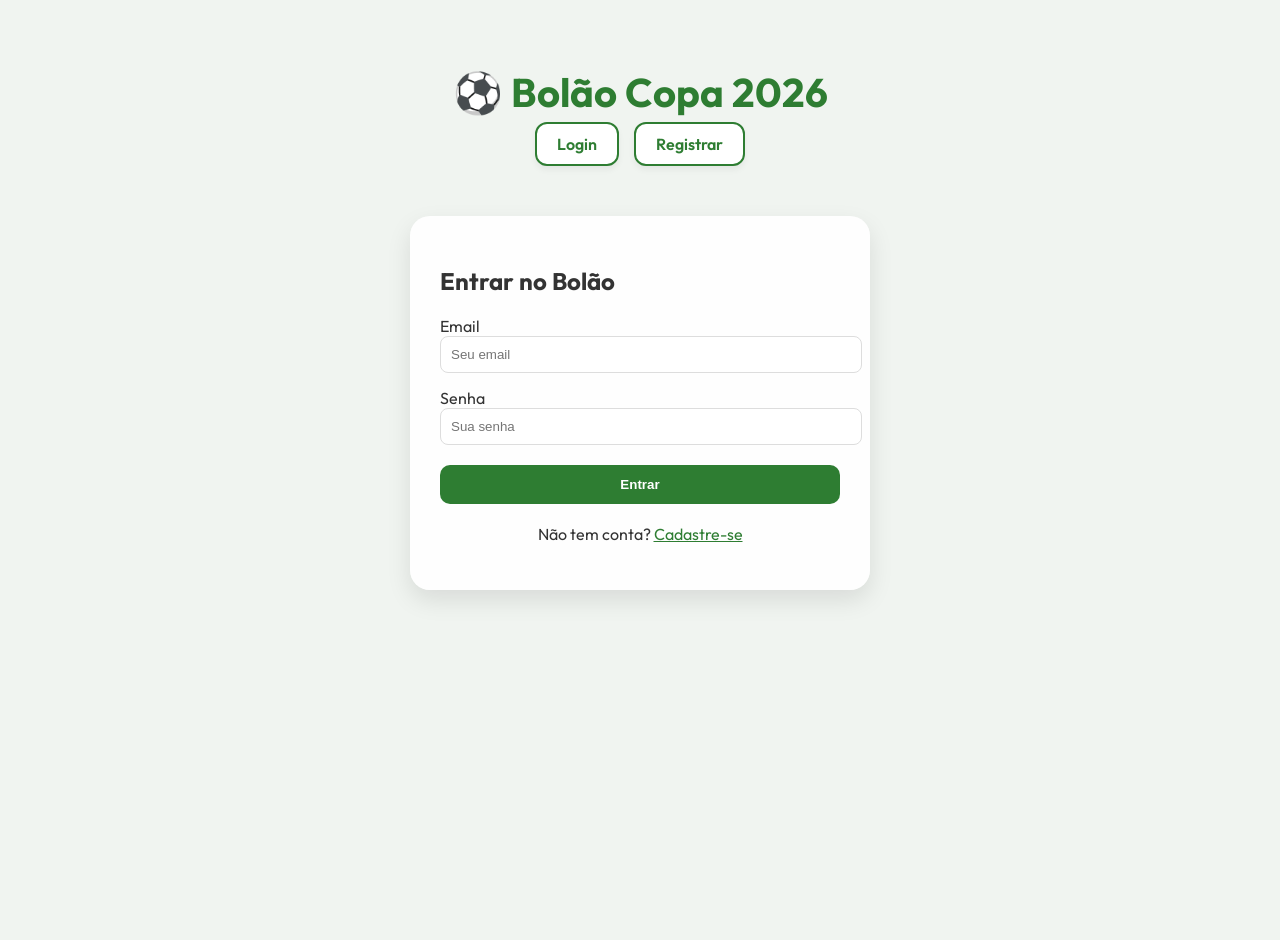
<file: docs/index.html>
<!DOCTYPE html>
<html lang="pt-BR">
<head>
    <meta charset="UTF-8">
    <meta name="viewport" content="width=device-width, initial-scale=1.0">
    <title>Bolão Copa 2026 - Login</title>
    <link href="https://fonts.googleapis.com/css2?family=Outfit:wght@300;400;600&display=swap" rel="stylesheet">
    <link rel="stylesheet" href="style.css">
</head>
<body>
    <header>
        <h1>⚽ Bolão Copa 2026</h1>
        <div class="nav-container">
            <a href="index.html" class="nav-btn">Login</a>
            <a href="cadastro.html" class="nav-btn">Registrar</a>
        </div>
    </header>

    <div class="card" style="max-width: 400px; margin-top: 50px;">
        <h2>Entrar no Bolão</h2>
        <form>
            <div style="margin-bottom: 15px;">
                <label>Email</label>
                <input type="email" placeholder="Seu email" style="width: 100%;">
            </div>
            <div style="margin-bottom: 20px;">
                <label>Senha</label>
                <input type="password" placeholder="Sua senha" style="width: 100%;">
            </div>
            <!-- Ao clicar em Entrar, vai para a página principal (home.html) -->
            <button type="button" class="btn" onclick="window.location.href='home.html'">Entrar</button>
        </form>
        <p style="text-align: center; margin-top: 20px;">
            Não tem conta? <a href="cadastro.html" style="color: var(--primary);">Cadastre-se</a>
        </p>
    </div>
</body>
</html>
</file>
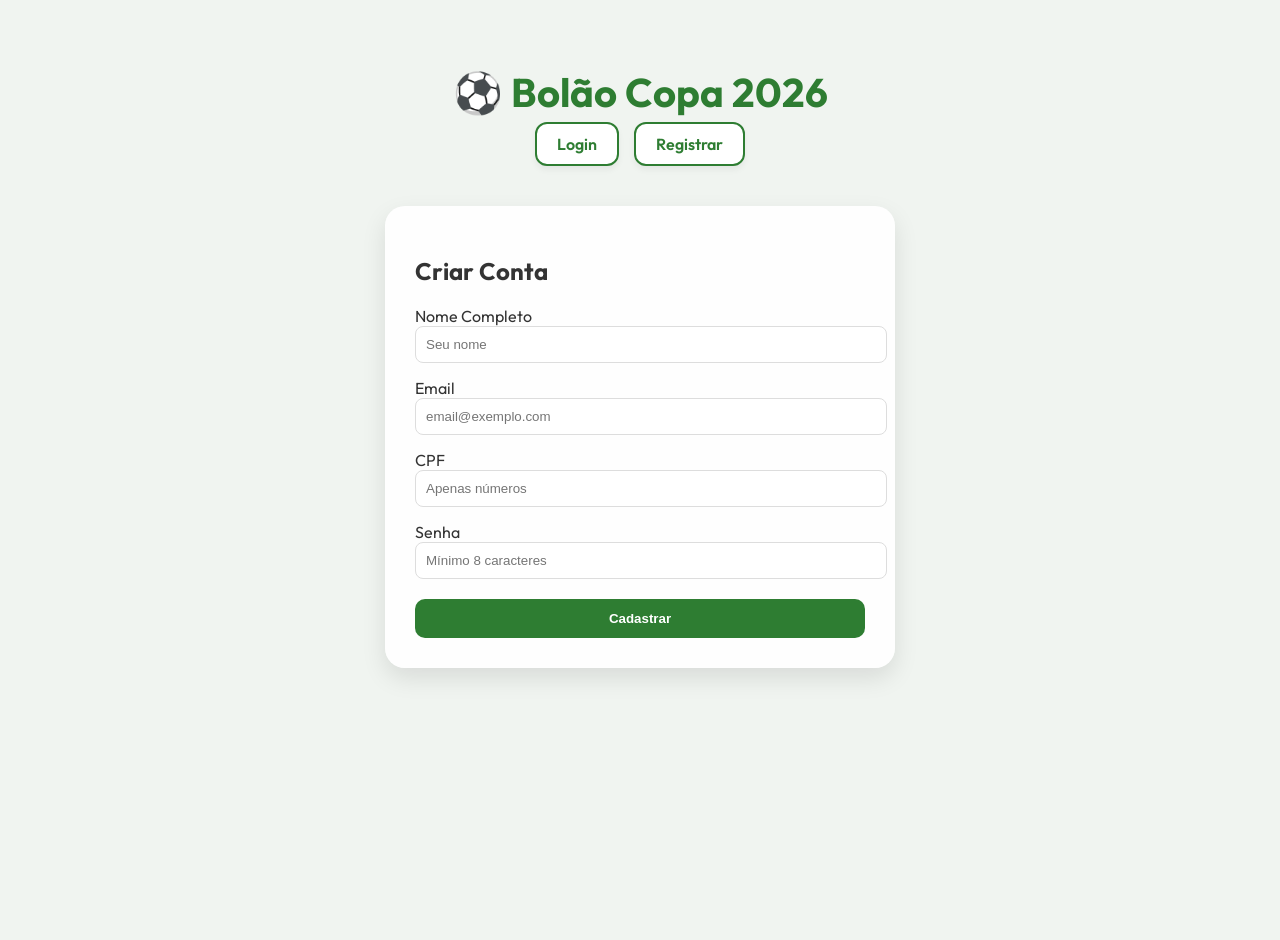
<file: docs/cadastro.html>
<!DOCTYPE html>
<html lang="pt-BR">
<head>
    <meta charset="UTF-8">
    <meta name="viewport" content="width=device-width, initial-scale=1.0">
    <title>Bolão Copa 2026 - Cadastro</title>
    <link href="https://fonts.googleapis.com/css2?family=Outfit:wght@300;400;600&display=swap" rel="stylesheet">
    <link rel="stylesheet" href="style.css">
    <style>
        .result { margin-top: 5px; font-size: 0.85rem; font-weight: 600; display: none; }
        .valid { color: green; display: block; }
        .invalid { color: red; display: block; }
    </style>
</head>
<body>
    <header>
        <h1>⚽ Bolão Copa 2026</h1>
        <div class="nav-container">
            <a href="index.html" class="nav-btn">Login</a>
            <a href="cadastro.html" class="nav-btn">Registrar</a>
        </div>
    </header>

    <div class="card" style="max-width: 450px;">
        <h2>Criar Conta</h2>
        <form id="cadastroForm">
            <div style="margin-bottom: 15px;">
                <label>Nome Completo</label>
                <input type="text" placeholder="Seu nome" style="width: 100%;">
            </div>
            <div style="margin-bottom: 15px;">
                <label>Email</label>
                <input type="email" id="email" placeholder="email@exemplo.com" style="width: 100%;" oninput="validarEmail()">
                <div id="emailRes" class="result"></div>
            </div>
            <div style="margin-bottom: 15px;">
                <label>CPF</label>
                <input type="text" id="cpf" placeholder="Apenas números" style="width: 100%;" maxlength="11" oninput="validarCPF()">
                <div id="cpfRes" class="result"></div>
            </div>
            <div style="margin-bottom: 20px;">
                <label>Senha</label>
                <input type="password" id="senha" placeholder="Mínimo 8 caracteres" style="width: 100%;" oninput="validarSenha()">
                <div id="senhaRes" class="result"></div>
            </div>
            <button type="button" class="btn" onclick="window.location.href='home.html'">Cadastrar</button>
        </form>
    </div>

    <script>
        function validarEmail() {
            const val = document.getElementById('email').value;
            const res = document.getElementById('emailRes');
            const regex = /^[a-zA-Z0-9._%+-]+@[a-zA-Z0-9.-]+\.[a-zA-Z]{2,}$/;
            res.className = "result " + (regex.test(val) ? "valid" : "invalid");
            res.innerText = regex.test(val) ? "Email válido" : "Email inválido (falta .com, etc)";
        }

        function validarCPF() {
            const val = document.getElementById('cpf').value;
            const res = document.getElementById('cpfRes');
            const isValid = (c) => {
                if (c.length !== 11 || /^(\d)\1+$/.test(c)) return false;
                let s = 0;
                for (let i = 1; i <= 9; i++) s += parseInt(c[i-1]) * (11 - i);
                let r = (s * 10) % 11 % 10;
                if (r !== parseInt(c[9])) return false;
                s = 0;
                for (let i = 1; i <= 10; i++) s += parseInt(c[i-1]) * (12 - i);
                r = (s * 10) % 11 % 10;
                return r === parseInt(c[10]);
            };
            res.className = "result " + (isValid(val) ? "valid" : "invalid");
            res.innerText = isValid(val) ? "CPF válido" : "CPF inválido";
        }

        function validarSenha() {
            const val = document.getElementById('senha').value;
            const res = document.getElementById('senhaRes');
            const forte = val.length >= 8 && /[A-Z]/.test(val) && /[a-z]/.test(val) && /[0-9]/.test(val) && /[^A-Za-z0-9]/.test(val);
            res.className = "result " + (forte ? "valid" : "invalid");
            res.innerText = forte ? "Senha forte" : "Senha fraca (Requer: 8+ chars, Maiúscula, Minúscula, Número e Símbolo)";
        }
    </script>
</body>
</html>
</file>
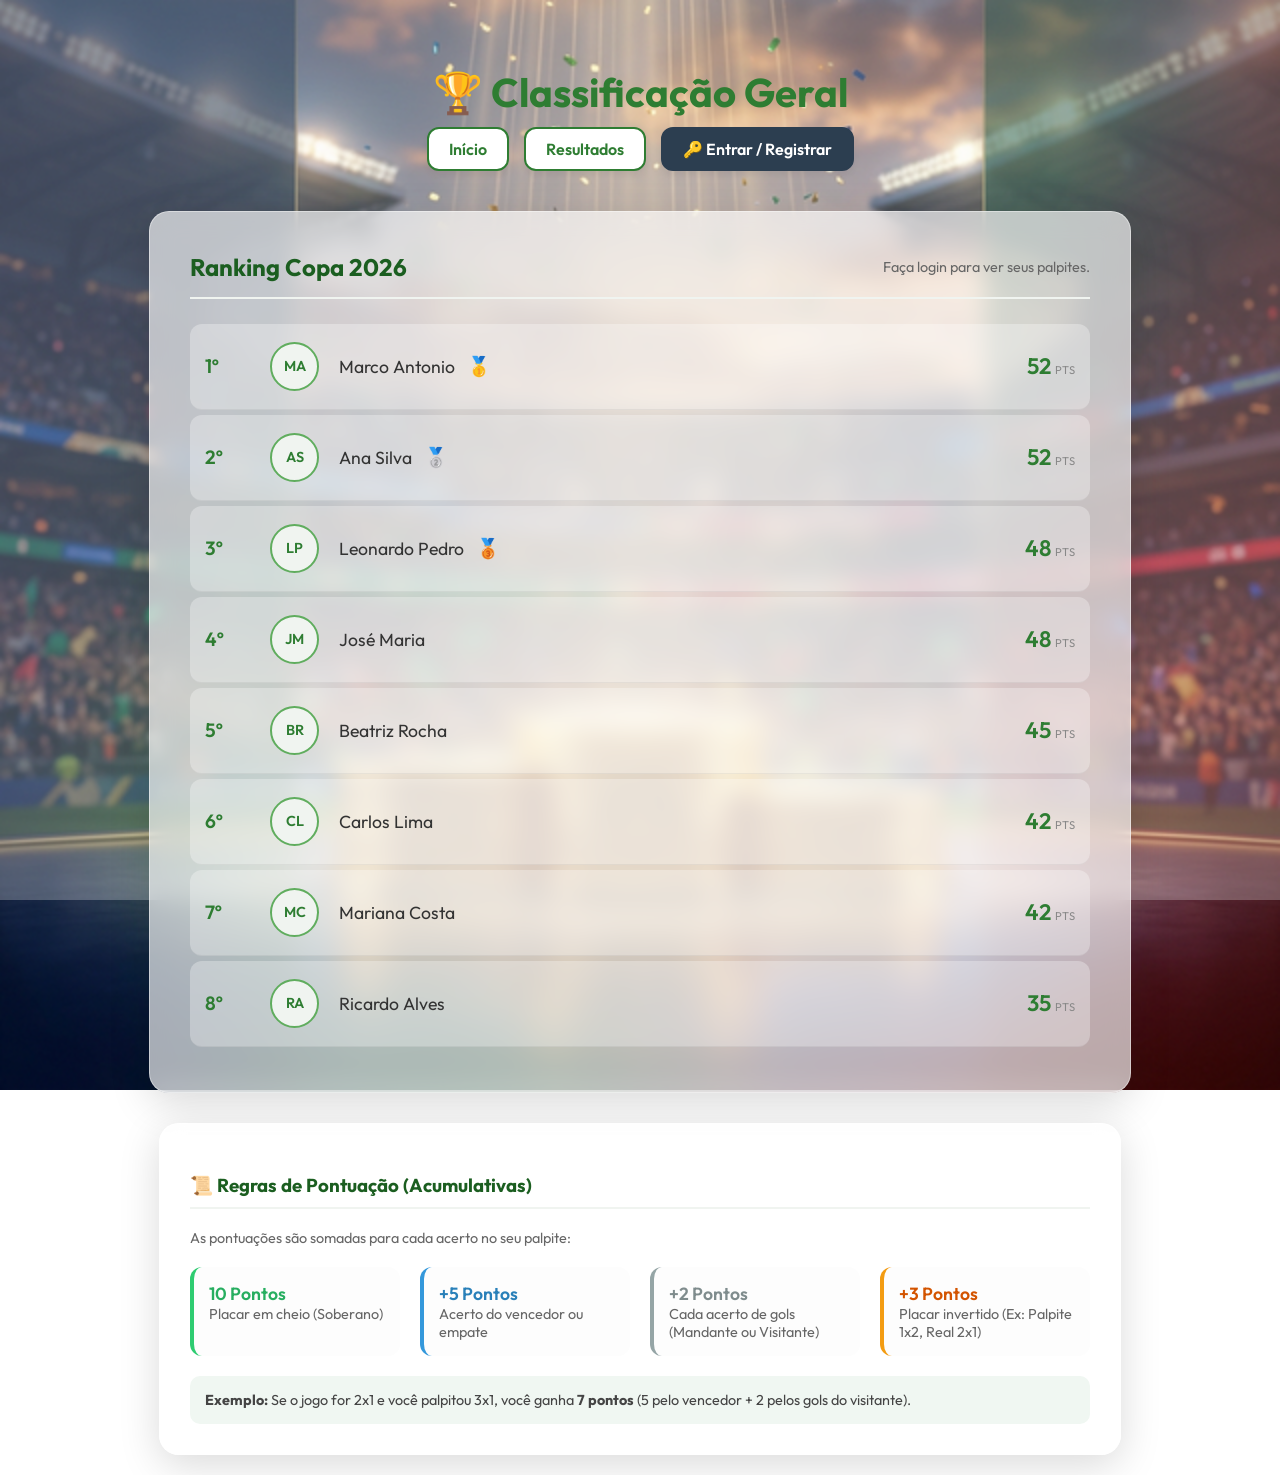
<file: docs/classificacao.html>
<!DOCTYPE html>
<html lang="pt-BR">

<head>
    <meta charset="UTF-8">
    <meta name="viewport" content="width=device-width, initial-scale=1.0">
    <title>Bolão Copa 2026 - Classificação Geral</title>
    <link href="https://fonts.googleapis.com/css2?family=Outfit:wght@300;400;600&display=swap" rel="stylesheet">
    <style>
        :root {
            --primary: #2e7d32;
            --primary-light: #60ad5e;
            --secondary: #1b5e20;
            --bg: #f0f4f0;
            --white: #ffffff;
            --text: #333333;
            --gold: #f1c40f;
            --silver: #bdc3c7;
            --bronze: #cd7f32;
        }

        body {
            font-family: 'Outfit', sans-serif;
            background: url('assets/background_ranking.png') no-repeat center center fixed;
            background-size: cover;
            color: var(--text);
            margin: 0;
            padding: 20px;
            min-height: 100vh;
        }

        body::before {
            content: "";
            position: fixed;
            top: 0;
            left: 0;
            right: 0;
            bottom: 0;
            background: rgba(255, 255, 255, 0.25);
            /* Lighter overlay to see the background more clearly */
            z-index: -1;
        }

        header {
            text-align: center;
            margin-bottom: 40px;
            padding-top: 20px;
        }

        header h1 {
            color: var(--primary);
            font-size: 2.5rem;
            margin-bottom: 10px;
        }

        .nav-container {
            display: flex;
            justify-content: center;
            gap: 15px;
            flex-wrap: wrap;
            margin-bottom: 30px;
        }

        .nav-btn {
            text-decoration: none;
            background: var(--white);
            color: var(--primary);
            padding: 10px 20px;
            border-radius: 12px;
            font-weight: 600;
            border: 2px solid var(--primary);
            transition: all 0.3s ease;
            display: flex;
            align-items: center;
            gap: 8px;
            box-shadow: 0 4px 6px rgba(0, 0, 0, 0.05);
        }

        .nav-btn:hover {
            background: var(--primary);
            color: var(--white);
            transform: translateY(-2px);
        }

        .nav-btn.active {
            background: var(--primary);
            color: var(--white);
        }

        .nav-btn.special {
            background: var(--secondary);
            color: var(--white);
            border-color: var(--secondary);
        }

        .nav-btn.login-btn {
            background: #2c3e50;
            color: white;
            border-color: #2c3e50;
        }

        .main-container {
            background: rgba(255, 255, 255, 0.65);
            /* More transparent */
            backdrop-filter: blur(12px);
            padding: 40px;
            border-radius: 20px;
            box-shadow: 0 10px 40px rgba(0, 0, 0, 0.15);
            max-width: 900px;
            margin: auto;
            border: 1px solid rgba(255, 255, 255, 0.4);
        }

        .classificacao-titulo {
            display: flex;
            justify-content: space-between;
            align-items: center;
            border-bottom: 2px solid var(--bg);
            padding-bottom: 15px;
            margin-bottom: 25px;
        }

        .classificacao-titulo h2 {
            margin: 0;
            color: var(--secondary);
            font-size: 1.5rem;
        }

        .tabela-classificacao {
            width: 100%;
        }

        .usuario-row {
            display: flex;
            align-items: center;
            justify-content: space-between;
            padding: 18px 15px;
            border-bottom: 1px solid rgba(0, 0, 0, 0.05);
            transition: all 0.2s;
            border-radius: 12px;
            background: rgba(255, 255, 255, 0.3);
            margin-bottom: 5px;
        }

        .usuario-row:hover {
            background-color: rgba(255, 255, 255, 0.6);
            transform: scale(1.01);
        }

        .user-info {
            display: flex;
            align-items: center;
            gap: 20px;
            flex: 1;
        }

        .posicao {
            font-weight: 600;
            width: 45px;
            font-size: 1.2rem;
            color: var(--primary);
        }

        .avatar {
            width: 45px;
            height: 45px;
            background-color: var(--bg);
            border-radius: 50%;
            display: flex;
            align-items: center;
            justify-content: center;
            font-weight: 600;
            color: var(--primary);
            border: 2px solid var(--primary-light);
            font-size: 0.9rem;
        }

        .nome-usuario {
            font-size: 1.1rem;
            font-weight: 400;
        }

        .pontuacao {
            font-weight: 600;
            font-size: 1.4rem;
            color: var(--primary);
            text-align: right;
            min-width: 100px;
        }

        .pts-label {
            font-size: 0.7rem;
            color: #888;
            font-weight: 400;
            margin-left: 4px;
        }

        .status-badge {
            font-size: 1.2rem;
            margin-left: 8px;
        }

        /* Responsive Improvements */
        @media (max-width: 600px) {
            .main-container {
                padding: 20px;
            }

            .nome-usuario {
                font-size: 1rem;
            }

            .posicao {
                width: 35px;
                font-size: 1rem;
            }

            .nav-container {
                gap: 10px;
            }
        }
    </style>
</head>

<body>
    <header>
        <h1>🏆 Classificação Geral</h1>
        <div class="nav-container" id="nav-actions">
            <!-- Botões dinâmicos via JS -->
            <a href="index.html" class="nav-btn">Início</a>
            <a href="resultados.html" class="nav-btn">Resultados</a>
        </div>
    </header>

    <div class="main-container">
        <div class="classificacao-titulo">
            <h2>Ranking Copa 2026</h2>
            <div id="user-status-msg" style="color: #666; font-size: 0.9rem;"></div>
        </div>

        <div id="tabela-corpo" class="tabela-classificacao">
            <p style="text-align: center; color: #666;">Carregando ranking...</p>
        </div>
    </div>

    <!-- Seção de Regras de Pontuação -->
    <div class="main-container" style="margin-top: 30px; padding: 30px;">
        <h3
            style="color: var(--secondary); border-bottom: 2px solid var(--bg); padding-bottom: 10px; margin-bottom: 20px;">
            📜 Regras de Pontuação (Acumulativas)</h3>
        <p style="font-size: 0.9rem; color: #666; margin-bottom: 20px;">As pontuações são somadas para cada acerto no
            seu palpite:</p>
        <div style="display: grid; grid-template-columns: repeat(auto-fit, minmax(200px, 1fr)); gap: 20px;">
            <div style="background: #fdfdfd; padding: 15px; border-radius: 12px; border-left: 4px solid #2ecc71;">
                <div style="font-weight: 600; color: #27ae60; font-size: 1.1rem;">10 Pontos</div>
                <div style="font-size: 0.9rem; color: #666;">Placar em cheio (Soberano)</div>
            </div>
            <div style="background: #fdfdfd; padding: 15px; border-radius: 12px; border-left: 4px solid #3498db;">
                <div style="font-weight: 600; color: #2980b9; font-size: 1.1rem;">+5 Pontos</div>
                <div style="font-size: 0.9rem; color: #666;">Acerto do vencedor ou empate</div>
            </div>
            <div style="background: #fdfdfd; padding: 15px; border-radius: 12px; border-left: 4px solid #95a5a6;">
                <div style="font-weight: 600; color: #7f8c8d; font-size: 1.1rem;">+2 Pontos</div>
                <div style="font-size: 0.9rem; color: #666;">Cada acerto de gols (Mandante ou Visitante)</div>
            </div>
            <div style="background: #fdfdfd; padding: 15px; border-radius: 12px; border-left: 4px solid #f39c12;">
                <div style="font-weight: 600; color: #d35400; font-size: 1.1rem;">+3 Pontos</div>
                <div style="font-size: 0.9rem; color: #666;">Placar invertido (Ex: Palpite 1x2, Real 2x1)</div>
            </div>
        </div>
        <div
            style="margin-top: 20px; padding: 15px; background: #f0f7f2; border-radius: 10px; font-size: 0.9rem; color: #444;">
            <strong>Exemplo:</strong> Se o jogo for 2x1 e você palpitou 3x1, você ganha <strong>7 pontos</strong> (5
            pelo vencedor + 2 pelos gols do visitante).
        </div>
    </div>

    <script>
        const usuarioLogado = localStorage.getItem('usuario_logado');

        // Mock data atualizado com os usuários solicitados e critérios de desempate ocultos
        const usuariosClassificacao = [
            { nome: "Marco Antonio", pontos: 52, cheios: 4, gols: 12, invertidos: 2 },
            { nome: "Ana Silva", pontos: 52, cheios: 3, gols: 15, invertidos: 1 },
            { nome: "Leonardo Pedro", pontos: 48, cheios: 2, gols: 18, invertidos: 5 },
            { nome: "José Maria", pontos: 48, cheios: 2, gols: 14, invertidos: 3 },
            { nome: "Beatriz Rocha", pontos: 45, cheios: 1, gols: 20, invertidos: 0 },
            { nome: "Carlos Lima", pontos: 42, cheios: 3, gols: 8, invertidos: 4 },
            { nome: "Mariana Costa", pontos: 42, cheios: 1, gols: 10, invertidos: 2 },
            { nome: "Ricardo Alves", pontos: 35, cheios: 0, gols: 12, invertidos: 1 }
        ];

        document.addEventListener('DOMContentLoaded', () => {
            configurarBotoes();
            renderizarClassificacao();
        });

        function configurarBotoes() {
            const nav = id('nav-actions');
            const statusMsg = id('user-status-msg');

            if (usuarioLogado) {
                statusMsg.innerHTML = `Olá, <strong>${usuarioLogado}</strong>!`;

                const btnPalpitesDia = document.createElement('a');
                btnPalpitesDia.href = 'palpites.html#hoje';
                btnPalpitesDia.className = 'nav-btn special';
                btnPalpitesDia.innerHTML = '📅 Ver palpites de hoje';
                nav.appendChild(btnPalpitesDia);

                const btnMeusPalpites = document.createElement('a');
                btnMeusPalpites.href = 'palpites.html';
                btnMeusPalpites.className = 'nav-btn';
                btnMeusPalpites.innerHTML = '📝 Meus Palpites';
                nav.appendChild(btnMeusPalpites);

            } else {
                statusMsg.textContent = 'Faça login para ver seus palpites.';

                const btnLogin = document.createElement('a');
                btnLogin.href = 'index.html';
                btnLogin.className = 'nav-btn login-btn';
                btnLogin.innerHTML = '🔑 Entrar / Registrar';
                nav.appendChild(btnLogin);
            }
        }

        function renderizarClassificacao() {
            const container = id('tabela-corpo');
            container.innerHTML = '';

            // Lógica de Ordenação com critérios de desempate (Ocultos):
            // 1. Pontos
            // 2. Resultados em cheio (cheios)
            // 3. Número de gols acertados (gols)
            // 4. Resultados invertidos (invertidos)
            const sortedUsers = [...usuariosClassificacao].sort((a, b) => {
                if (b.pontos !== a.pontos) return b.pontos - a.pontos;
                if (b.cheios !== a.cheios) return b.cheios - a.cheios;
                if (b.gols !== a.gols) return b.gols - a.gols;
                return b.invertidos - a.invertidos;
            });

            sortedUsers.forEach((user, index) => {
                const row = document.createElement('div');
                row.className = 'usuario-row';

                const initials = user.nome.split(' ').map(n => n[0]).join('').slice(0, 2).toUpperCase();

                let currentMedal = "";
                if (index === 0) currentMedal = "🥇";
                else if (index === 1) currentMedal = "🥈";
                else if (index === 2) currentMedal = "🥉";

                row.innerHTML = `
                    <div class="user-info">
                        <span class="posicao">${index + 1}º</span>
                        <div class="avatar">${initials}</div>
                        <span class="nome-usuario">${user.nome} <span class="status-badge">${currentMedal}</span></span>
                    </div>
                    <div class="pontuacao">
                        ${user.pontos}<span class="pts-label">PTS</span>
                    </div>
                `;
                container.appendChild(row);
            });
        }

        function id(el) { return document.getElementById(el); }
    </script>
</body>

</html>
</file>
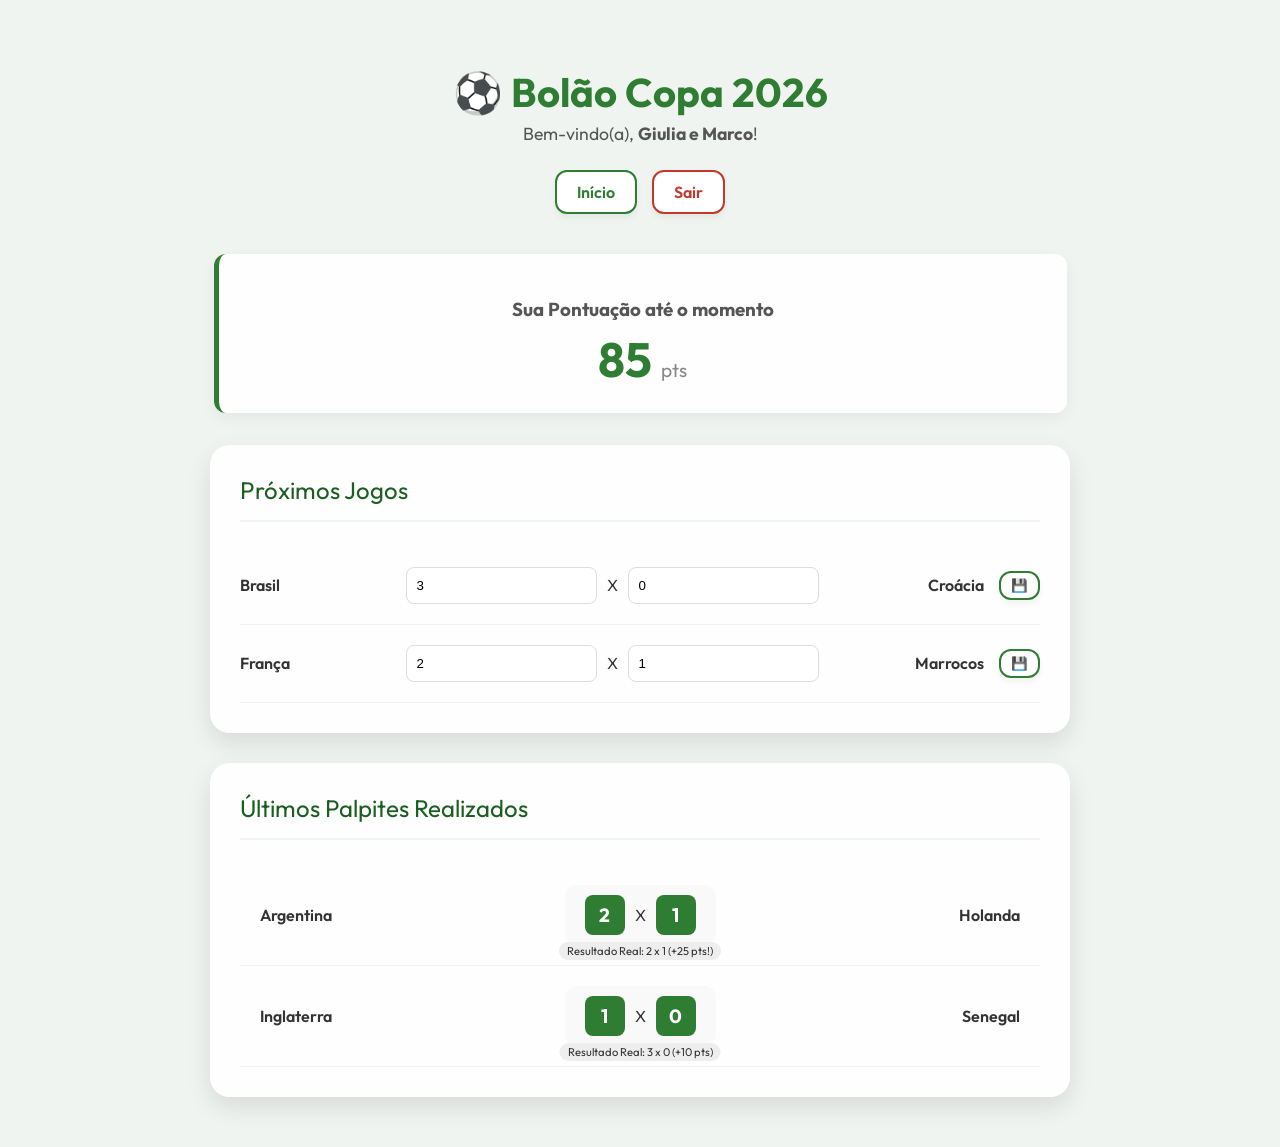
<file: docs/home.html>
<!DOCTYPE html>
<html lang="pt-BR">
<head>
    <meta charset="UTF-8">
    <meta name="viewport" content="width=device-width, initial-scale=1.0">
    <title>Bolão Copa 2026 - Dashboard</title>
    <link href="https://fonts.googleapis.com/css2?family=Outfit:wght@300;400;600&display=swap" rel="stylesheet">
    <link rel="stylesheet" href="style.css">
    <style>
        .score-card {
            background: rgba(255, 255, 255, 0.95);
            padding: 1.5rem;
            border-radius: 12px;
            text-align: center;
            margin: 0 auto 2rem auto;
            border-left: 5px solid var(--primary);
            max-width: 800px;
            box-shadow: 0 5px 15px rgba(0,0,0,0.05);
        }
        .score-value {
            font-size: 3rem;
            font-weight: bold;
            color: var(--primary);
        }
        .score-label { font-size: 1.2rem; color: #888; font-weight: normal; }
        
        .jogo-result {
            display: flex;
            align-items: center;
            justify-content: space-between;
            padding: 20px;
            border-bottom: 1px solid #f2f2f2;
            position: relative;
        }
        .equipe { width: 35%; font-weight: 600; }
        .placar-display {
            display: flex;
            align-items: center;
            gap: 10px;
            background: #f9f9f9;
            padding: 10px 20px;
            border-radius: 12px;
        }
        .gol-box {
            background: var(--primary);
            color: white;
            width: 40px;
            height: 40px;
            display: flex;
            align-items: center;
            justify-content: center;
            border-radius: 8px;
            font-size: 1.2rem;
            font-weight: bold;
        }
        .tag-real {
            position: absolute;
            bottom: 5px;
            left: 50%;
            transform: translateX(-50%);
            font-size: 0.7rem;
            background: #eee;
            padding: 2px 8px;
            border-radius: 10px;
        }
    </style>
</head>
<body>
    <header>
        <h1>⚽ Bolão Copa 2026</h1>
        <div class="greeting">Bem-vindo(a), <strong>Giulia e Marco</strong>!</div>
        <div class="nav-container">
            <a href="home.html" class="nav-btn">Início</a>
            <a href="index.html" class="nav-btn" style="color: #c0392b; border-color: #c0392b;">Sair</a>
        </div>
    </header>

    <div class="score-card">
        <h3 style="margin-bottom: 0.5rem; color: #555;">Sua Pontuação até o momento</h3>
        <div class="score-value">85 <span class="score-label">pts</span></div>
    </div>

    <div class="grupo-card">
        <div class="grupo-titulo">Próximos Jogos</div>
        <div class="jogo">
            <div class="equipe">Brasil</div>
            <div class="placar-inputs">
                <input type="number" value="3">
                <span>X</span>
                <input type="number" value="0">
            </div>
            <div class="equipe" style="text-align: right;">Croácia</div>
            <button class="nav-btn" style="padding: 5px 10px; margin-left: 15px;">💾</button>
        </div>
        <div class="jogo">
            <div class="equipe">França</div>
            <div class="placar-inputs">
                <input type="number" value="2">
                <span>X</span>
                <input type="number" value="1">
            </div>
            <div class="equipe" style="text-align: right;">Marrocos</div>
            <button class="nav-btn" style="padding: 5px 10px; margin-left: 15px;">💾</button>
        </div>
    </div>

    <div class="grupo-card">
        <div class="grupo-titulo">Últimos Palpites Realizados</div>
        <div class="jogo-result">
            <div class="equipe">Argentina</div>
            <div class="placar-display">
                <div class="gol-box">2</div>
                <span>X</span>
                <div class="gol-box">1</div>
            </div>
            <div class="equipe" style="text-align: right;">Holanda</div>
            <div class="tag-real">Resultado Real: 2 x 1 (+25 pts!)</div>
        </div>
        <div class="jogo-result">
            <div class="equipe">Inglaterra</div>
            <div class="placar-display">
                <div class="gol-box">1</div>
                <span>X</span>
                <div class="gol-box">0</div>
            </div>
            <div class="equipe" style="text-align: right;">Senegal</div>
            <div class="tag-real">Resultado Real: 3 x 0 (+10 pts)</div>
        </div>
    </div>
</body>
</html>
</file>
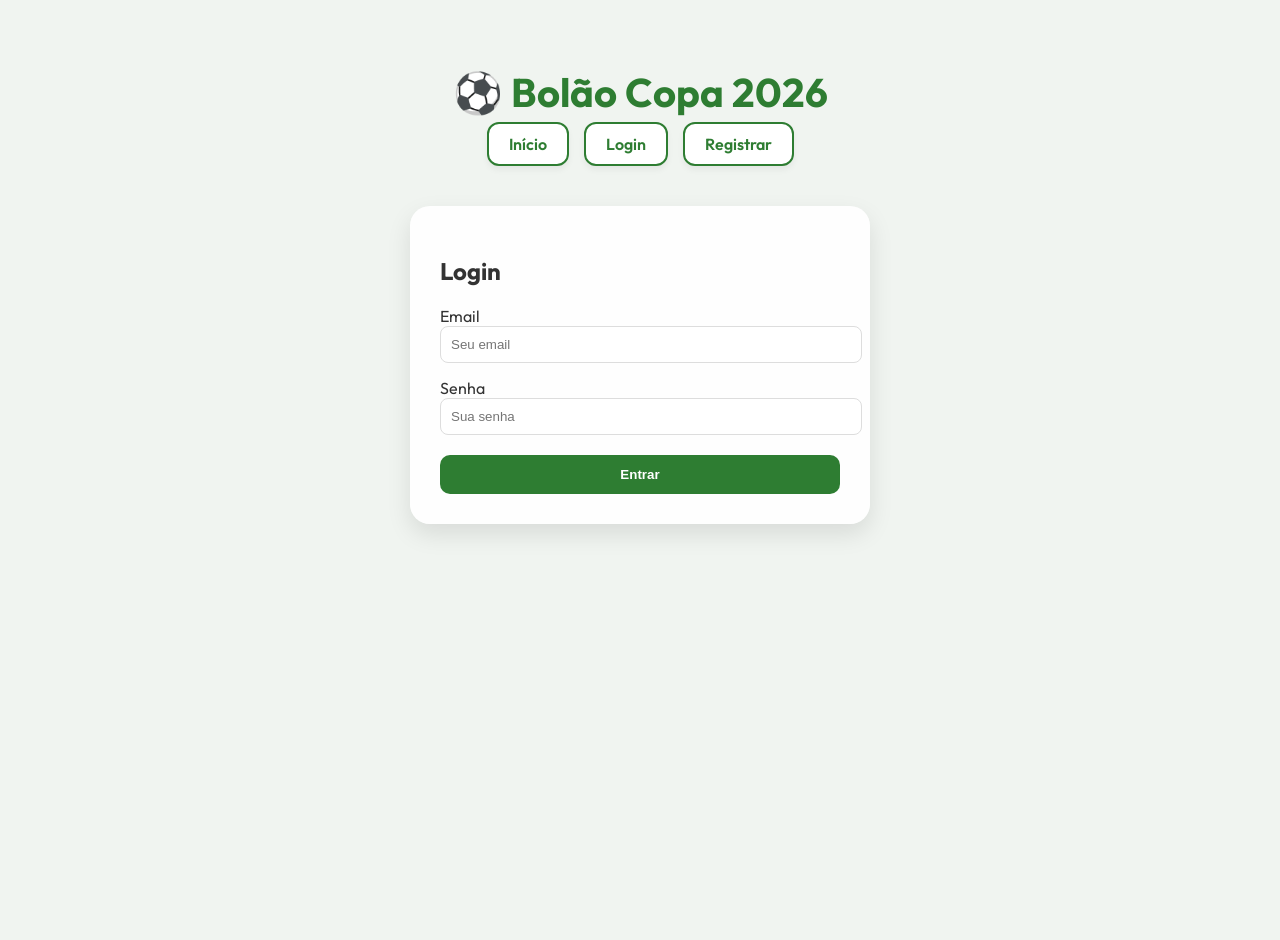
<file: docs/login.html>
<!DOCTYPE html>
<html lang="pt-BR">
<head>
    <meta charset="UTF-8">
    <meta name="viewport" content="width=device-width, initial-scale=1.0">
    <title>Bolão Copa 2026 - Login</title>
    <link href="https://fonts.googleapis.com/css2?family=Outfit:wght@300;400;600&display=swap" rel="stylesheet">
    <link rel="stylesheet" href="style.css">
</head>
<body>
    <header>
        <h1>⚽ Bolão Copa 2026</h1>
        <div class="nav-container">
            <a href="index.html" class="nav-btn">Início</a>
            <a href="login.html" class="nav-btn">Login</a>
            <a href="cadastro.html" class="nav-btn">Registrar</a>
        </div>
    </header>

    <div class="card" style="max-width: 400px;">
        <h2>Login</h2>
        <form>
            <div style="margin-bottom: 15px;">
                <label>Email</label>
                <input type="email" placeholder="Seu email" style="width: 100%;">
            </div>
            <div style="margin-bottom: 20px;">
                <label>Senha</label>
                <input type="password" placeholder="Sua senha" style="width: 100%;">
            </div>
            <button type="button" class="btn" onclick="alert('Esta é uma demonstração estática!')">Entrar</button>
        </form>
    </div>
</body>
</html>
</file>
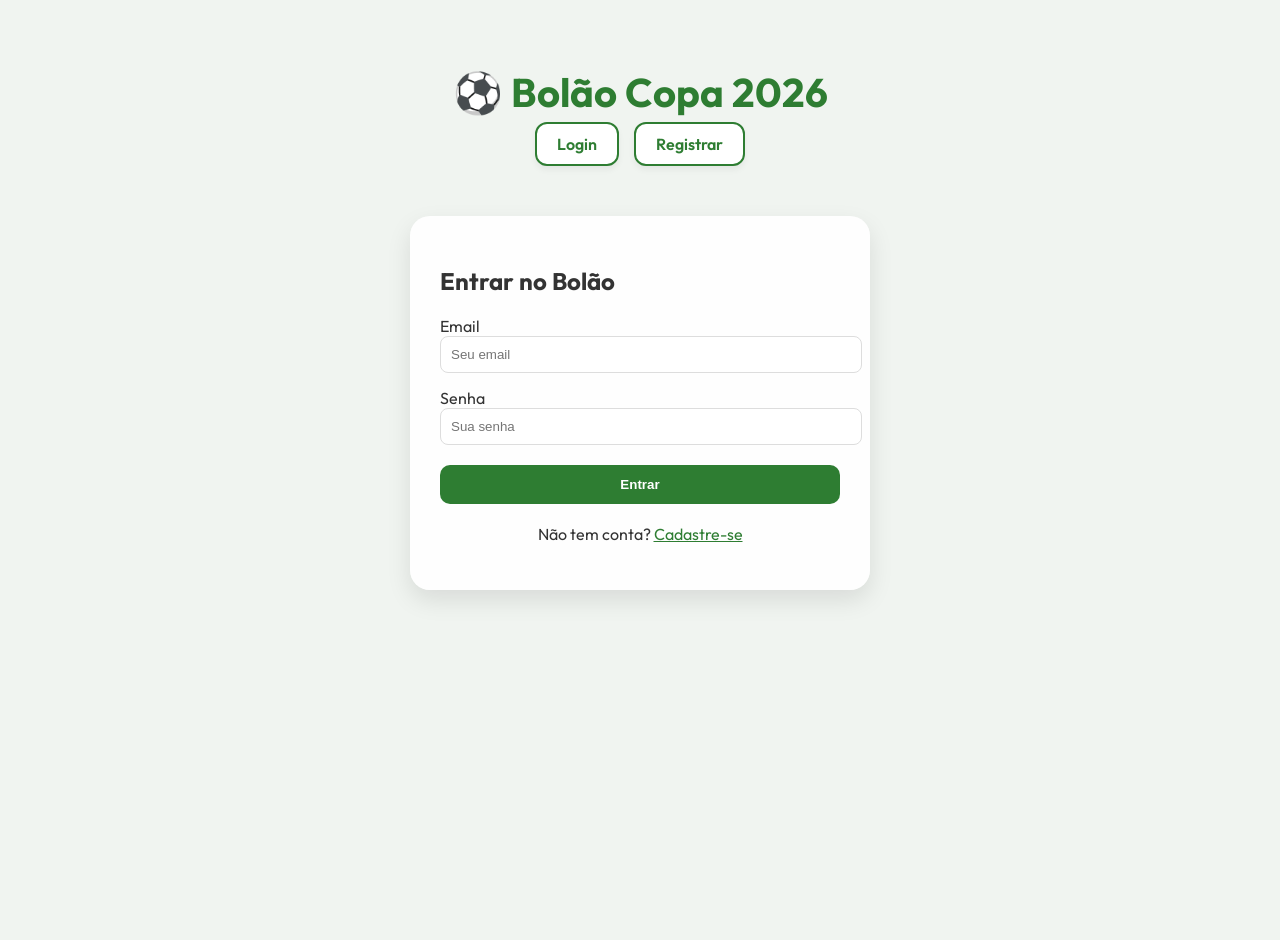
<file: docs/palpites.html>
<!DOCTYPE html>
<html lang="pt-BR">

<head>
    <meta charset="UTF-8">
    <meta name="viewport" content="width=device-width, initial-scale=1.0">
    <title>Bolão Copa 2026 - Registrar Palpites</title>
    <link href="https://fonts.googleapis.com/css2?family=Outfit:wght@300;400;600&display=swap" rel="stylesheet">
    <style>
        :root {
            --primary: #2e7d32;
            --primary-light: #60ad5e;
            --secondary: #1b5e20;
            --bg: #f0f4f0;
            --white: #ffffff;
            --text: #333333;
        }

        body {
            font-family: 'Outfit', sans-serif;
            background: url('assets/background.png') no-repeat center center fixed;
            background-size: cover;
            color: var(--text);
            margin: 0;
            padding: 20px;
            min-height: 100vh;
        }

        body::before {
            content: "";
            position: fixed;
            top: 0; left: 0; right: 0; bottom: 0;
            background: rgba(255, 255, 255, 0.4);
            z-index: -1;
        }

        header {
            text-align: center;
            margin-bottom: 40px;
            padding-top: 20px;
        }

        header h1 {
            color: var(--primary);
            font-size: 2.5rem;
            margin-bottom: 5px;
        }

        .greeting {
            font-size: 1.1rem;
            color: #555;
            margin-bottom: 25px;
        }

        .nav-container {
            display: flex;
            justify-content: center;
            gap: 15px;
            flex-wrap: wrap;
            margin-bottom: 30px;
        }

        .nav-btn {
            text-decoration: none;
            background: var(--white);
            color: var(--primary);
            padding: 10px 20px;
            border-radius: 12px;
            font-weight: 600;
            border: 2px solid var(--primary);
            transition: all 0.3s ease;
            box-shadow: 0 4px 6px rgba(0,0,0,0.05);
        }

        .nav-btn:hover {
            background: var(--primary);
            color: var(--white);
            transform: translateY(-2px);
        }

        .btn-logout {
            border-color: #c0392b;
            color: #c0392b;
        }

        .btn-logout:hover {
            background: #c0392b;
            color: white;
        }

        .grupo-card {
            background: rgba(255, 255, 255, 0.9);
            backdrop-filter: blur(10px);
            padding: 30px;
            border-radius: 20px;
            box-shadow: 0 10px 25px rgba(0, 0, 0, 0.1);
            max-width: 800px;
            margin: 0 auto 30px auto;
            border: 1px solid rgba(255,255,255,0.4);
        }

        .grupo-titulo {
            border-bottom: 2px solid var(--bg);
            padding-bottom: 15px;
            margin-bottom: 25px;
            color: var(--secondary);
            font-size: 1.5rem;
            display: flex;
            align-items: center;
            justify-content: space-between;
        }

        .jogo {
            display: flex;
            align-items: center;
            justify-content: space-between;
            padding: 20px 0;
            border-bottom: 1px solid #f2f2f2;
        }

        .jogo:last-child {
            border-bottom: none;
        }

        .equipe {
            display: flex;
            align-items: center;
            width: 40%;
            gap: 15px;
        }

        .equipe.visitante {
            flex-direction: row-reverse;
            text-align: right;
        }

        .nome-time {
            flex: 1;
            font-weight: 600;
            font-size: 1.1rem;
        }

        .bandeira {
            width: 45px;
            height: 30px;
            border-radius: 4px;
            box-shadow: 0 2px 4px rgba(0,0,0,0.1);
            object-fit: cover;
            border: 1px solid #eee;
        }

        .placar-inputs {
            display: flex;
            align-items: center;
            justify-content: center;
            width: 20%;
            gap: 10px;
        }

        input[type="number"] {
            width: 50px;
            height: 50px;
            text-align: center;
            font-size: 1.2rem;
            font-weight: 600;
            border: 2px solid #ddd;
            border-radius: 12px;
            outline: none;
            transition: all 0.3s;
            background: #fafafa;
        }

        input[type="number"]:focus {
            border-color: var(--primary-light);
            background: #fff;
            box-shadow: 0 0 0 3px rgba(96, 173, 94, 0.1);
        }

        input::-webkit-outer-spin-button,
        input::-webkit-inner-spin-button {
            -webkit-appearance: none;
            margin: 0;
        }

        .x-sep {
            font-weight: 600;
            color: #999;
            font-size: 0.9rem;
        }

        .btn-salvar-fixo {
            position: fixed;
            bottom: 30px;
            right: 30px;
            background-color: var(--primary);
            color: white;
            border: none;
            padding: 16px 32px;
            border-radius: 50px;
            font-size: 1.1rem;
            font-weight: 600;
            cursor: pointer;
            box-shadow: 0 10px 20px rgba(46, 125, 50, 0.3);
            transition: all 0.3s;
            z-index: 100;
            display: flex;
            align-items: center;
            gap: 10px;
        }

        .btn-salvar-fixo:hover {
            transform: scale(1.05);
            background-color: var(--secondary);
        }

        @media (max-width: 600px) {
            .equipe {
                flex-direction: column;
                gap: 5px;
                text-align: center;
            }
            .equipe.visitante {
                flex-direction: column;
            }
            .nome-time {
                font-size: 0.9rem;
            }
            .bandeira {
                width: 35px;
                height: 25px;
            }
            input[type="number"] {
                width: 40px;
                height: 40px;
                font-size: 1rem;
            }
            .btn-salvar-fixo {
                bottom: 20px;
                right: 20px;
                padding: 12px 24px;
                font-size: 1rem;
            }
        }
    </style>
</head>

<body>
    <header>
        <h1>⚽ Meus Palpites</h1>
        <div class="greeting" id="saudacao">Bem-vindo(a), jogador!</div>
        
        <div class="nav-container">
            <a href="index.html" class="nav-btn">Início</a>
            <a href="classificacao.html" class="nav-btn">🏆 Classificação</a>
            <a href="resultados.html" class="nav-btn">⚽ Resultados</a>
            <a href="#" class="nav-btn btn-logout" id="logout-link">Sair</a>
        </div>
    </header>

    <div id="lista-jogos">
        <p style="text-align: center; color: #666;">Preparando o campo...</p>
    </div>

    <button id="btn-save" class="btn-salvar-fixo" onclick="salvarPalpites()">
        💾 Salvar Palpites
    </button>

    <script>
        const usuarioLogado = localStorage.getItem('usuario_logado');
        const dataHoje = new Date().toISOString().split('T')[0];
        let palpitesJaRealizadosHoje = localStorage.getItem(`palpites_realizados_${usuarioLogado}_${dataHoje}`);

        // A data de hoje para simulação baseada na data do sistema
        const simDate = new Date();
        const yyyy = simDate.getFullYear();
        const mm = String(simDate.getMonth() + 1).padStart(2, '0');
        const dd = String(simDate.getDate()).padStart(2, '0');
        const todayStr = `${yyyy}-${mm}-${dd}`;

        // Definindo a agenda completa de jogos (usamos a data de hoje dinamicamente para garantir que mostre algo na avaliação)
        const agendaJogos = [
            { id: 1, grupo: "Grupo A", timeA: "México", imgA: "https://flagcdn.com/mx.svg", timeB: "África do Sul", imgB: "https://flagcdn.com/za.svg", dataHora: `${todayStr}T21:30:00-03:00` },
            { id: 2, grupo: "Grupo A", timeA: "Coréia do Sul", imgA: "https://flagcdn.com/kr.svg", timeB: "Noruega", imgB: "https://flagcdn.com/no.svg", dataHora: `${todayStr}T23:00:00-03:00` },
            { id: 3, grupo: "Grupo B", timeA: "Canadá", imgA: "https://flagcdn.com/ca.svg", timeB: "Eslovênia", imgB: "https://flagcdn.com/si.svg", dataHora: `${todayStr}T14:00:00-03:00` }, // Esse já passou, apenas como teste de lista se fosse mais cedo
            { id: 4, grupo: "Grupo C", timeA: "Brasil", imgA: "https://flagcdn.com/br.svg", timeB: "Marrocos", imgB: "https://flagcdn.com/ma.svg", dataHora: "2026-03-19T16:00:00-03:00" },
        ];

        document.addEventListener('DOMContentLoaded', () => {
            if (!usuarioLogado) {
                alert("Identificação necessária para acessar esta página.");
                window.location.href = 'index.html';
                return;
            }
            if ('serviceWorker' in navigator) {
                navigator.serviceWorker.register('sw.js');
            }

            document.getElementById('saudacao').innerHTML = `Logado como: <strong>${usuarioLogado}</strong>`;
            
            verificarERenderizarJogos();

            document.getElementById('logout-link').addEventListener('click', (e) => {
                e.preventDefault();
                localStorage.removeItem('usuario_logado');
                window.location.href = 'index.html';
            });
        });

        function verificarERenderizarJogos() {
            const container = document.getElementById('lista-jogos');
            container.innerHTML = ''; 
            
            // Fazer cache de timestamp
            const now = new Date();

            // Filtrar os jogos do dia atual
            const jogosDeHoje = agendaJogos.filter(j => j.dataHora.startsWith(todayStr));

            if (jogosDeHoje.length === 0) {
                container.innerHTML = `
                    <div style="text-align: center; padding: 40px; color: #666;">
                        <span style="font-size: 3rem;">🏟️</span>
                        <h2>Nenhum jogo da Copa do Mundo hoje!</h2>
                        <p>Aproveite para descansar e checar a classificação.</p>
                    </div>`;
                document.getElementById('btn-save').style.display = 'none';
                return;
            }

            // Ordenar por horário
            jogosDeHoje.sort((a, b) => new Date(a.dataHora) - new Date(b.dataHora));

            // Filtrar apenas jogos que ainda não aconteceram para computar "o primeiro jogo válido" (opcional).
            // Conforme pedido: "até uma hora antes do(s) primeiro(s) jogo(s)"
            const primeiroJogoHoje = jogosDeHoje[0];
            const tsPrimeiroJogo = new Date(primeiroJogoHoje.dataHora).getTime();
            
            // Verifica diferença em milissegundos convertida para horas
            const difHoras = (tsPrimeiroJogo - now.getTime()) / (1000 * 60 * 60);
            
            // Uma hora antes do primeiro jogo
            const permitidopalpite = (difHoras >= 1.0);

            // Renderizar na tela
            let htmlHTML = "";
            let dataAviso = `<div style="text-align: center; padding: 15px; margin-bottom: 20px; background: #e3f2fd; color: #0d47a1; border-radius: 12px; font-weight: 500;">
                                📅 Hoje temos <strong>${jogosDeHoje.length} jogo(s)</strong> programmado(s).
                             </div>`;
            container.innerHTML += dataAviso;

            // Agrupar por grupo para visual bonito
            const porGrupo = {};
            jogosDeHoje.forEach(j => {
                if(!porGrupo[j.grupo]) porGrupo[j.grupo] = [];
                porGrupo[j.grupo].push(j);
            });

            for (const grupo in porGrupo) {
                let grupoHTML = `
                    <div class="grupo-card">
                        <div class="grupo-titulo">
                            <span>${grupo}</span>
                            <small style="font-size: 0.8rem; opacity: 0.6; font-weight: normal;">Jogos de Hoje</small>
                        </div>
                `;
                
                porGrupo[grupo].forEach(jogo => {
                    const d = new Date(jogo.dataHora);
                    const horaFormatada = String(d.getHours()).padStart(2, '0') + ":" + String(d.getMinutes()).padStart(2, '0');

                    grupoHTML += `
                        <div class="jogo">
                            <div style="position: absolute; font-size: 0.75rem; color: #888; transform: translateY(-30px); left: 50%; margin-left: -15px;">
                                ⏰ ${horaFormatada}
                            </div>
                            <div class="equipe">
                                <span class="nome-time">${jogo.timeA}</span>
                                <img src="${jogo.imgA}" alt="${jogo.timeA}" class="bandeira">
                            </div>
                            <div class="placar-inputs">
                                <input type="number" min="0" placeholder="0" id="j-${jogo.id}-A">
                                <span class="x-sep">X</span>
                                <input type="number" min="0" placeholder="0" id="j-${jogo.id}-B">
                            </div>
                            <div class="equipe visitante">
                                <span class="nome-time">${jogo.timeB}</span>
                                <img src="${jogo.imgB}" alt="${jogo.timeB}" class="bandeira">
                            </div>
                        </div>
                    `;
                });
                grupoHTML += `</div>`;
                container.innerHTML += grupoHTML;
            }

            if (!permitidopalpite) {
                travarInputs('⏳ O tempo para enviar palpites de hoje esgotou. Só é permitido até 1 hora antes do primeiro jogo.');
            } else if (palpitesJaRealizadosHoje) {
                travarInputs('🔒 Você já enviou seus palpites hoje. Boa sorte!');
            }
        }

        function travarInputs(mensagem) {
            const inputs = document.querySelectorAll('input[type="number"]');
            inputs.forEach(input => {
                input.disabled = true;
                input.style.backgroundColor = '#f8f9fa';
                input.style.opacity = '0.7';
            });
            const btn = document.getElementById('btn-save');
            if (btn) btn.style.display = 'none';

            const warning = document.createElement('div');
            warning.style.cssText = 'background: #fff3cd; color: #856404; padding: 15px; border-radius: 12px; margin-bottom: 20px; text-align: center; font-weight: 600; border: 1px solid #ffeeba; margin-top: -10px;';
            warning.innerHTML = mensagem;
            document.getElementById('lista-jogos').prepend(warning);
        }

        function salvarPalpites() {
            localStorage.setItem(`palpites_realizados_${usuarioLogado}_${dataHoje}`, "true");
            alert("Sucesso! Seus palpites foram registrados com sucesso!");
            travarInputs('🔒 Você já enviou seus palpites hoje. Boa sorte!');
        }
    </script>
</body>
</html>
</file>
<file: docs/style.css>
:root {
    --primary: #2e7d32;
    --primary-light: #60ad5e;
    --secondary: #1b5e20;
    --bg: #f0f4f0;
    --white: #ffffff;
    --text: #333333;
}

body {
    font-family: 'Outfit', sans-serif;
    background-color: var(--bg);
    color: var(--text);
    margin: 0;
    padding: 20px;
    min-height: 100vh;
}

header {
    text-align: center;
    margin-bottom: 40px;
    padding-top: 20px;
}

header h1 {
    color: var(--primary);
    font-size: 2.5rem;
    margin-bottom: 5px;
}

.greeting {
    font-size: 1.1rem;
    color: #555;
    margin-bottom: 25px;
    text-align: center;
}

.nav-container {
    display: flex;
    justify-content: center;
    gap: 15px;
    flex-wrap: wrap;
    margin-bottom: 30px;
}

.nav-btn {
    text-decoration: none;
    background: var(--white);
    color: var(--primary);
    padding: 10px 20px;
    border-radius: 12px;
    font-weight: 600;
    border: 2px solid var(--primary);
    transition: all 0.3s ease;
    box-shadow: 0 4px 6px rgba(0,0,0,0.05);
}

.nav-btn:hover {
    background: var(--primary);
    color: var(--white);
    transform: translateY(-2px);
}

.card, .grupo-card {
    background: rgba(255, 255, 255, 0.95);
    padding: 30px;
    border-radius: 20px;
    box-shadow: 0 10px 25px rgba(0, 0, 0, 0.1);
    max-width: 800px;
    margin: 0 auto 30px auto;
}

.grupo-titulo {
    border-bottom: 2px solid var(--bg);
    padding-bottom: 15px;
    margin-bottom: 25px;
    color: var(--secondary);
    font-size: 1.5rem;
}

.jogo {
    display: flex;
    align-items: center;
    justify-content: space-between;
    padding: 20px 0;
    border-bottom: 1px solid #f2f2f2;
}

.placar-inputs {
    display: flex;
    gap: 10px;
    align-items: center;
}

input[type="number"], input[type="text"], input[type="password"], input[type="email"] {
    padding: 10px;
    border: 1px solid #ddd;
    border-radius: 8px;
}

.btn {
    background: var(--primary);
    color: white;
    border: none;
    padding: 12px 20px;
    border-radius: 10px;
    cursor: pointer;
    width: 100%;
    font-weight: 600;
}

.btn:hover {
    background: var(--secondary);
}
</file>
